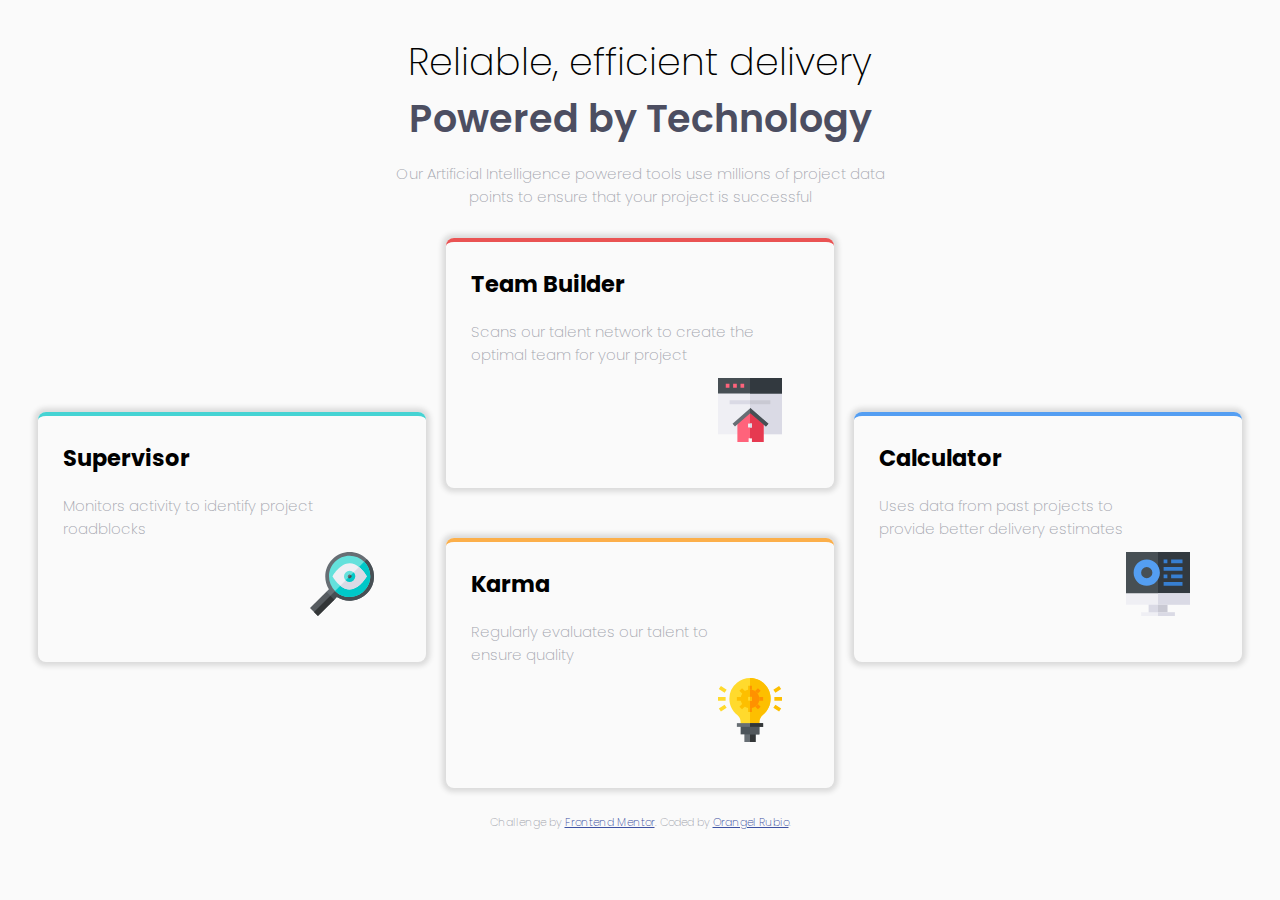
<file: index.html>
<!DOCTYPE html>
<html lang="en">
<head>
  <meta charset="UTF-8">
  <meta name="viewport" content="width=device-width, initial-scale=1.0"> <!-- displays site properly based on user's device -->
  <link rel="stylesheet" href="styles.css">
  <link rel="icon" type="image/png" sizes="32x32" href="/assets/images/favicon-32x32.png">
  <link rel="preconnect" href="https://fonts.googleapis.com">
  <link rel="preconnect" href="https://fonts.gstatic.com" crossorigin>
  <link href="https://fonts.googleapis.com/css2?family=Poppins:wght@200;400;600&display=swap" rel="stylesheet">
  
  <title>Frontend Mentor | Four card feature section</title>

  <!-- Feel free to remove these styles or customise in your own stylesheet 👍 -->
  <style>
    .attribution { font-size: 11px; text-align: center; }
    .attribution a { color: hsl(228, 45%, 44%); }
  </style>
</head>
<body>

  <main>

    <section class="title">

      <h1>
        Reliable, efficient delivery <br>
        <strong>Powered by Technology</strong>
      </h1>

      <p>
        Our Artificial Intelligence powered tools use millions of project data <br> points to ensure that your project is successful
      </p>

    </section>

    <section class="cards--container">

      <article class="card green">

        <h2 class="card_title">Supervisor</h2>

        <p class="card_info">Monitors activity to identify project <br> roadblocks</p>

        <img class="icon" src="/assets/images/icon-supervisor.svg" alt="">

      </article>

      <article class="card red ">

        <h2 class="card_title">Team Builder</h2>

        <p class="card_info">Scans our talent network to create the <br> optimal team for your project</p>

        <img class="icon" src="/assets/images/icon-team-builder.svg" alt="">

      </article>

      <article class="card orange">

        <h2 class="card_title">Karma</h2>

        <p class="card_info">Regularly evaluates our talent to <br> ensure quality</p>

        <img class="icon" src="/assets/images/icon-karma.svg" alt="">

      </article>

      <article class="card blue">

        <h2 class="card_title">Calculator</h2>

        <p class="card_info">Uses data from past projects to <br> provide better delivery estimates</p>

        <img class="icon" src="/assets/images/icon-calculator.svg" alt="">

      </article>
      
    </section>

  </main>
  
  <footer>
    <p class="attribution">
      Challenge by <a href="https://www.frontendmentor.io?ref=challenge" target="_blank">Frontend Mentor</a>. 
      Coded by <a href="#">Orangel Rubio</a>.
    </p>
  </footer>

</body>
</html>
</file>
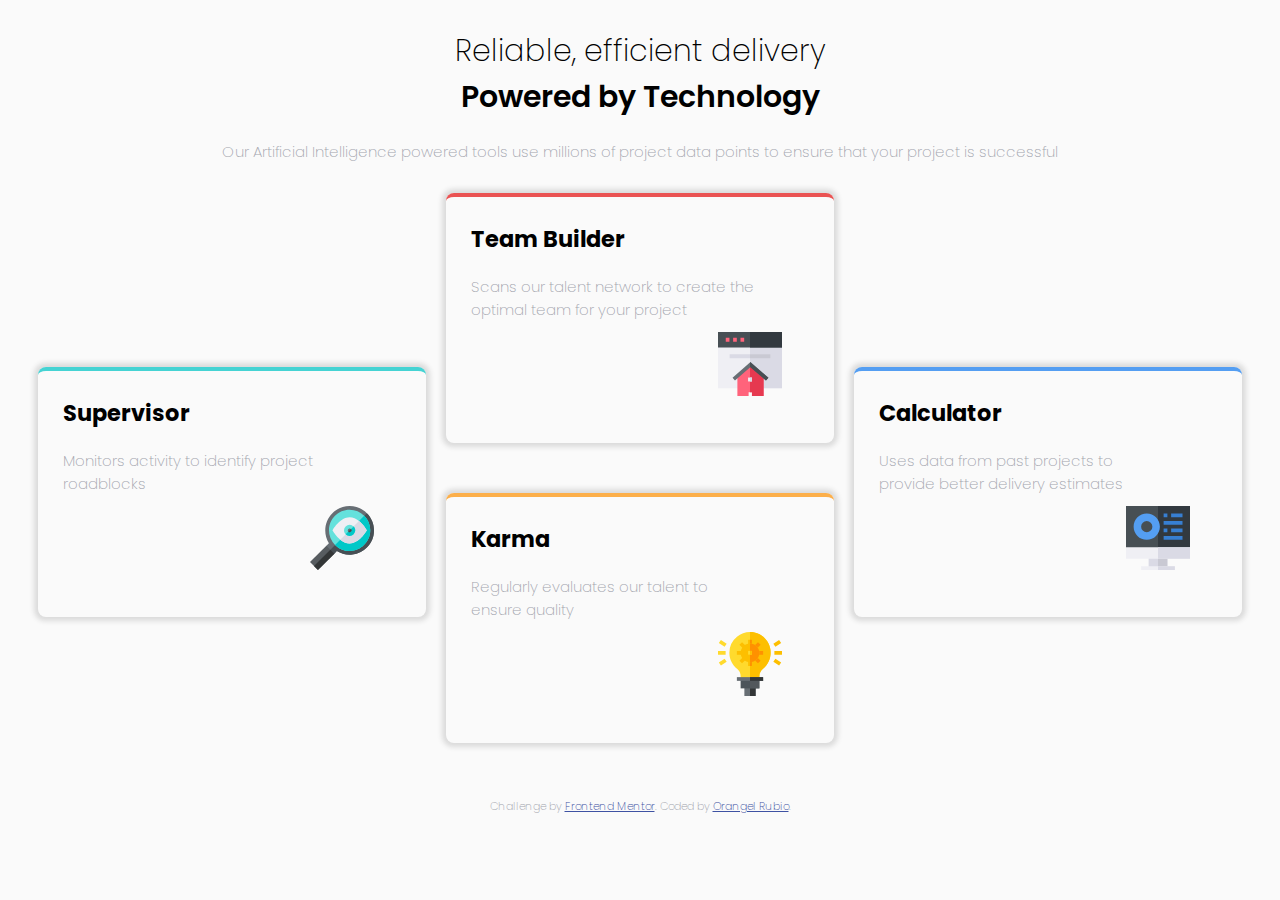
<file: src/index.html>
<!DOCTYPE html>
<html lang="en">
<head>
  <meta charset="UTF-8">
  <meta name="viewport" content="width=device-width, initial-scale=1.0"> <!-- displays site properly based on user's device -->
  <link rel="stylesheet" href="styles.css">
  <link rel="icon" type="image/png" sizes="32x32" href="/assets/images/favicon-32x32.png">
  <link rel="preconnect" href="https://fonts.googleapis.com">
  <link rel="preconnect" href="https://fonts.gstatic.com" crossorigin>
  <link href="https://fonts.googleapis.com/css2?family=Poppins:wght@200;400;600&display=swap" rel="stylesheet">
  
  <title>Frontend Mentor | Four card feature section</title>

  <!-- Feel free to remove these styles or customise in your own stylesheet 👍 -->
  <style>
    .attribution { font-size: 11px; text-align: center; }
    .attribution a { color: hsl(228, 45%, 44%); }
  </style>
</head>
<body>

  <main>

    <section class="title">

      <h1>
        Reliable, efficient delivery <br>
        <strong>Powered by Technology</strong>
      </h1>

      <p>
        Our Artificial Intelligence powered tools use millions of project data points 
        to ensure that your project is successful
      </p>

    </section>

    <section class="cards--container">

      <article class="card green">

        <h2 class="card_title">Supervisor</h2>

        <p class="card_info">Monitors activity to identify project <br> roadblocks</p>

        <img class="icon" src="/assets/images/icon-supervisor.svg" alt="">

      </article>

      <article class="card red ">

        <h2 class="card_title">Team Builder</h2>

        <p class="card_info">Scans our talent network to create the <br> optimal team for your project</p>

        <img class="icon" src="/assets/images/icon-team-builder.svg" alt="">

      </article>

      <article class="card orange">

        <h2 class="card_title">Karma</h2>

        <p class="card_info">Regularly evaluates our talent to <br> ensure quality</p>

        <img class="icon" src="/assets/images/icon-karma.svg" alt="">

      </article>

      <article class="card blue">

        <h2 class="card_title">Calculator</h2>

        <p class="card_info">Uses data from past projects to <br> provide better delivery estimates</p>

        <img class="icon" src="/assets/images/icon-calculator.svg" alt="">

      </article>
      
    </section>

  </main>
  
  <footer>
    <p class="attribution">
      Challenge by <a href="https://www.frontendmentor.io?ref=challenge" target="_blank">Frontend Mentor</a>. 
      Coded by <a href="#">Orangel Rubio</a>.
    </p>
  </footer>

</body>
</html>
</file>
<file: styles.css>
:root {
--Red: hsl(0, 78%, 62%);
--Cyan: hsl(180, 62%, 55%);
--Orange: hsl(34, 97%, 64%);
--Blue: hsl(212, 86%, 64%);

--Very-Dark-Blue: hsl(234, 12%, 34%);
--Grayish-Blue: hsl(229, 6%, 66%);
--Very-Light-Gray: hsl(0, 0%, 98%);
}

html {
    box-sizing: border-box;
    font-size: 62.5%;
    font-family: 'Poppins', sans-serif;
    background-color: #FAFAFA;
}

*, *:before, *:after {
    box-sizing: inherit;
}

body {
    font-size: 1.5rem;
}

main {
    display: flex;
    flex-direction: column;
    align-items: center;
    justify-content: center;
    margin: 0 auto;
}

.title {
    text-align: center;
}

h1 {
    font-size: 3.8rem;
    margin-bottom: 5px;
}

.title h1, p {
    font-weight: 200;
}

.title h1 strong {
    font-weight: 600;
    color: var(--Very-Dark-Blue);
}

p {
    color: var(--Grayish-Blue);
}

.cards--container {
    display: flex;
    flex-direction: column;
}

.card {
    position: relative;
    width: 100%;
    height: 250px;
    box-shadow: 0px 0px 5px 3.5px rgba(219,219,219,1);
    margin: 15px 0;
    padding: 5px;
    border-radius: 8px;
}

.green {
    border-top: solid 4.5px var(--Cyan);
}

.red {
    border-top: solid 4.5px var(--Red);
}

.orange {
    border-top: solid 4.5px var(--Orange);
}

.blue {
    border-top: solid 4.5px var(--Blue);
}

.card_title {
    margin-top: 20px;
    margin-left: 20px;
}

.card_info {
    margin-top: 5px;
    margin-left: 20px;
}

.icon {
    position: absolute;
    left: 70%;
    top: 55%;
}

footer {
    margin-top: 10px;
}

@media (min-width: 650px) {
    .cards--container {
        display: grid;
        grid-template-columns: repeat(2, 1fr);
        grid-template-rows: repeat(2, 1fr);
        gap: 10px;
    }

}

@media (min-width: 1000px) {

    main {
        margin: 0 30px;
    }

    .cards--container {
        width: 100%;
        display: grid;
        grid-template-columns: repeat(3, 1fr);
        grid-template-rows: repeat(2, 1fr);
        gap: 20px;
    }

    .green {
        grid-column: 1 / 2;
        grid-row: 1 / 3;
        top: 30%;
    }
    
    .red {
        grid-column: 2 / 3;
    }
    
    .orange {
        grid-column: 2 / 3;
    }
    
    .blue {
        grid-column: 3 / 4;
        grid-row: 1 / 3;
        top: 30%;
    }

}
</file>
<file: src/styles.css>
:root {
--Red: hsl(0, 78%, 62%);
--Cyan: hsl(180, 62%, 55%);
--Orange: hsl(34, 97%, 64%);
--Blue: hsl(212, 86%, 64%);

--Very-Dark-Blue: hsl(234, 12%, 34%);
--Grayish-Blue: hsl(229, 6%, 66%);
--Very-Light-Gray: hsl(0, 0%, 98%);
}

html {
    box-sizing: border-box;
    font-size: 62.5%;
    font-family: 'Poppins', sans-serif;
    background-color: #FAFAFA;
}

*, *:before, *:after {
    box-sizing: inherit;
}

body {
    font-size: 1.5rem;
}

main {
    display: flex;
    flex-direction: column;
    align-items: center;
    justify-content: center;
}

.title {
    text-align: center;
}

.title h1, p {
    font-weight: 200;
}

.title h1 strong {
    font-weight: 600;
}

p {
    color: var(--Grayish-Blue);
}

.cards--container {
    display: flex;
    flex-direction: column;
}

.card {
    position: relative;
    width: 100%;
    height: 250px;
    box-shadow: 0px 0px 5px 3.5px rgba(219,219,219,1);
    margin: 15px 0;
    padding: 5px;
    border-radius: 8px;
}

.green {
    border-top: solid 4.5px var(--Cyan);
}

.red {
    border-top: solid 4.5px var(--Red);
}

.orange {
    border-top: solid 4.5px var(--Orange);
}

.blue {
    border-top: solid 4.5px var(--Blue);
}

.card_title {
    margin-top: 20px;
    margin-left: 20px;
}

.card_info {
    margin-top: 5px;
    margin-left: 20px;
}

.icon {
    position: absolute;
    left: 70%;
    top: 55%;
}

footer {
    margin-top: 40px;
}

@media (min-width: 650px) {
    .cards--container {
        display: grid;
        grid-template-columns: repeat(2, 1fr);
        grid-template-rows: repeat(2, 1fr);
        gap: 10px;
    }

}

@media (min-width: 1000px) {

    main {
        margin: 0 30px;
    }

    .cards--container {
        width: 100%;
        display: grid;
        grid-template-columns: repeat(3, 1fr);
        grid-template-rows: repeat(2, 1fr);
        gap: 20px;
    }

    .green {
        grid-column: 1 / 2;
        grid-row: 1 / 3;
        top: 30%;
    }
    
    .red {
        grid-column: 2 / 3;
    }
    
    .orange {
        grid-column: 2 / 3;
    }
    
    .blue {
        grid-column: 3 / 4;
        grid-row: 1 / 3;
        top: 30%;
    }

}
</file>
